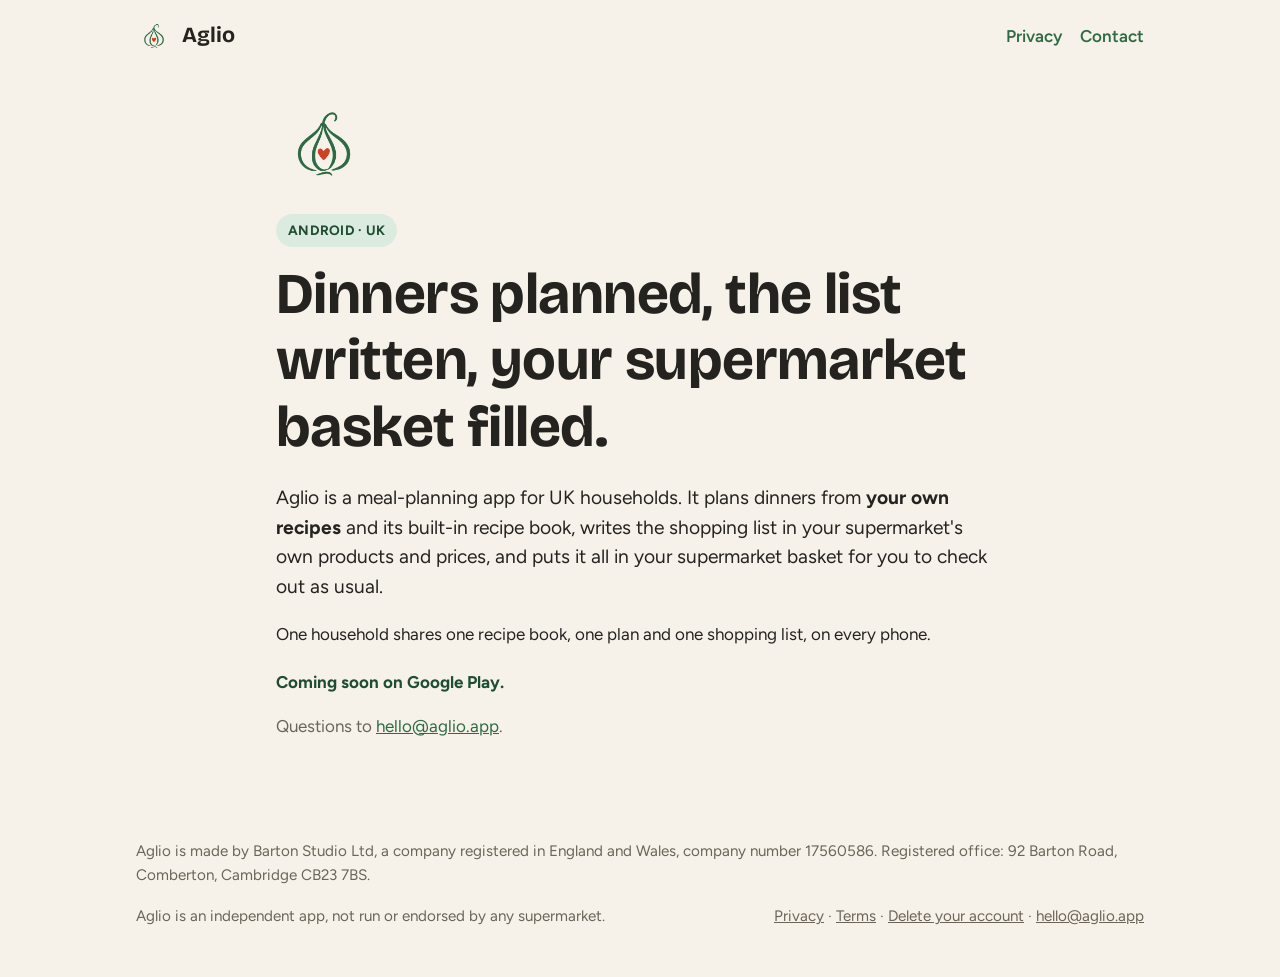
<file: index.html>
<!doctype html>
<html lang="en-GB">
<head>
<meta charset="utf-8">
<meta name="viewport" content="width=device-width, initial-scale=1">
<title>Aglio: a meal planner for UK households</title>
<meta name="description" content="Aglio is a meal-planning app for UK households, for Android. It plans dinners from your own recipes, writes the shopping list and fills your supermarket basket. Coming soon on Google Play.">
<link rel="canonical" href="https://aglio.app/">
<link rel="icon" href="/img/icon-64.png" sizes="64x64">
<link rel="apple-touch-icon" href="/img/icon-180.png">
<meta property="og:type" content="website">
<meta property="og:title" content="Aglio: a meal planner for UK households">
<meta property="og:description" content="Plans dinners from your own recipes, writes the shopping list and fills your supermarket basket. Coming soon on Google Play.">
<meta property="og:url" content="https://aglio.app/">
<meta property="og:image" content="https://aglio.app/img/icon-512.png">
<meta name="twitter:card" content="summary">
<link rel="preconnect" href="https://fonts.googleapis.com">
<link rel="preconnect" href="https://fonts.gstatic.com" crossorigin>
<link href="https://fonts.googleapis.com/css2?family=Bricolage+Grotesque:wght@700&family=Figtree:wght@400;600;700&display=swap" rel="stylesheet">
<link rel="stylesheet" href="/style.css">
</head>
<body>

<header class="top">
  <div class="wrap">
    <a class="brand" href="/"><img src="/img/icon-64.png" alt="" width="36" height="36">Aglio</a>
    <nav class="menu" aria-label="Site"><a href="/privacy.html">Privacy</a><a href="mailto:hello@aglio.app">Contact</a></nav>
  </div>
</header>

<section class="hero solo">
  <div class="wrap">
    <img class="mark" src="/img/icon-180.png" alt="" width="96" height="96">
    <span class="pill">Android · UK</span>
    <h1>Dinners planned, the list written, your supermarket basket filled.</h1>
    <p class="lead">Aglio is a meal-planning app for UK households. It plans dinners from <strong>your own recipes</strong> and its built-in recipe book, writes the shopping list in your supermarket's own products and prices, and puts it all in your supermarket basket for you to check out as usual.</p>
    <p>One household shares one recipe book, one plan and one shopping list, on every phone.</p>
    <p class="soon">Coming soon on Google Play.</p>
    <p class="muted">Questions to <a href="mailto:hello@aglio.app">hello@aglio.app</a>.</p>
  </div>
</section>

<footer>
  <div class="wrap">
    <div>Aglio is made by Barton Studio Ltd, a company registered in England and Wales, company number 17560586. Registered office: 92 Barton Road, Comberton, Cambridge CB23 7BS.</div>
    <div>Aglio is an independent app, not run or endorsed by any supermarket.</div>
    <div><a href="/privacy.html">Privacy</a> · <a href="/terms.html">Terms</a> · <a href="/delete-account.html">Delete your account</a> · <a href="mailto:hello@aglio.app">hello@aglio.app</a></div>
  </div>
</footer>

</body>
</html>
</file>
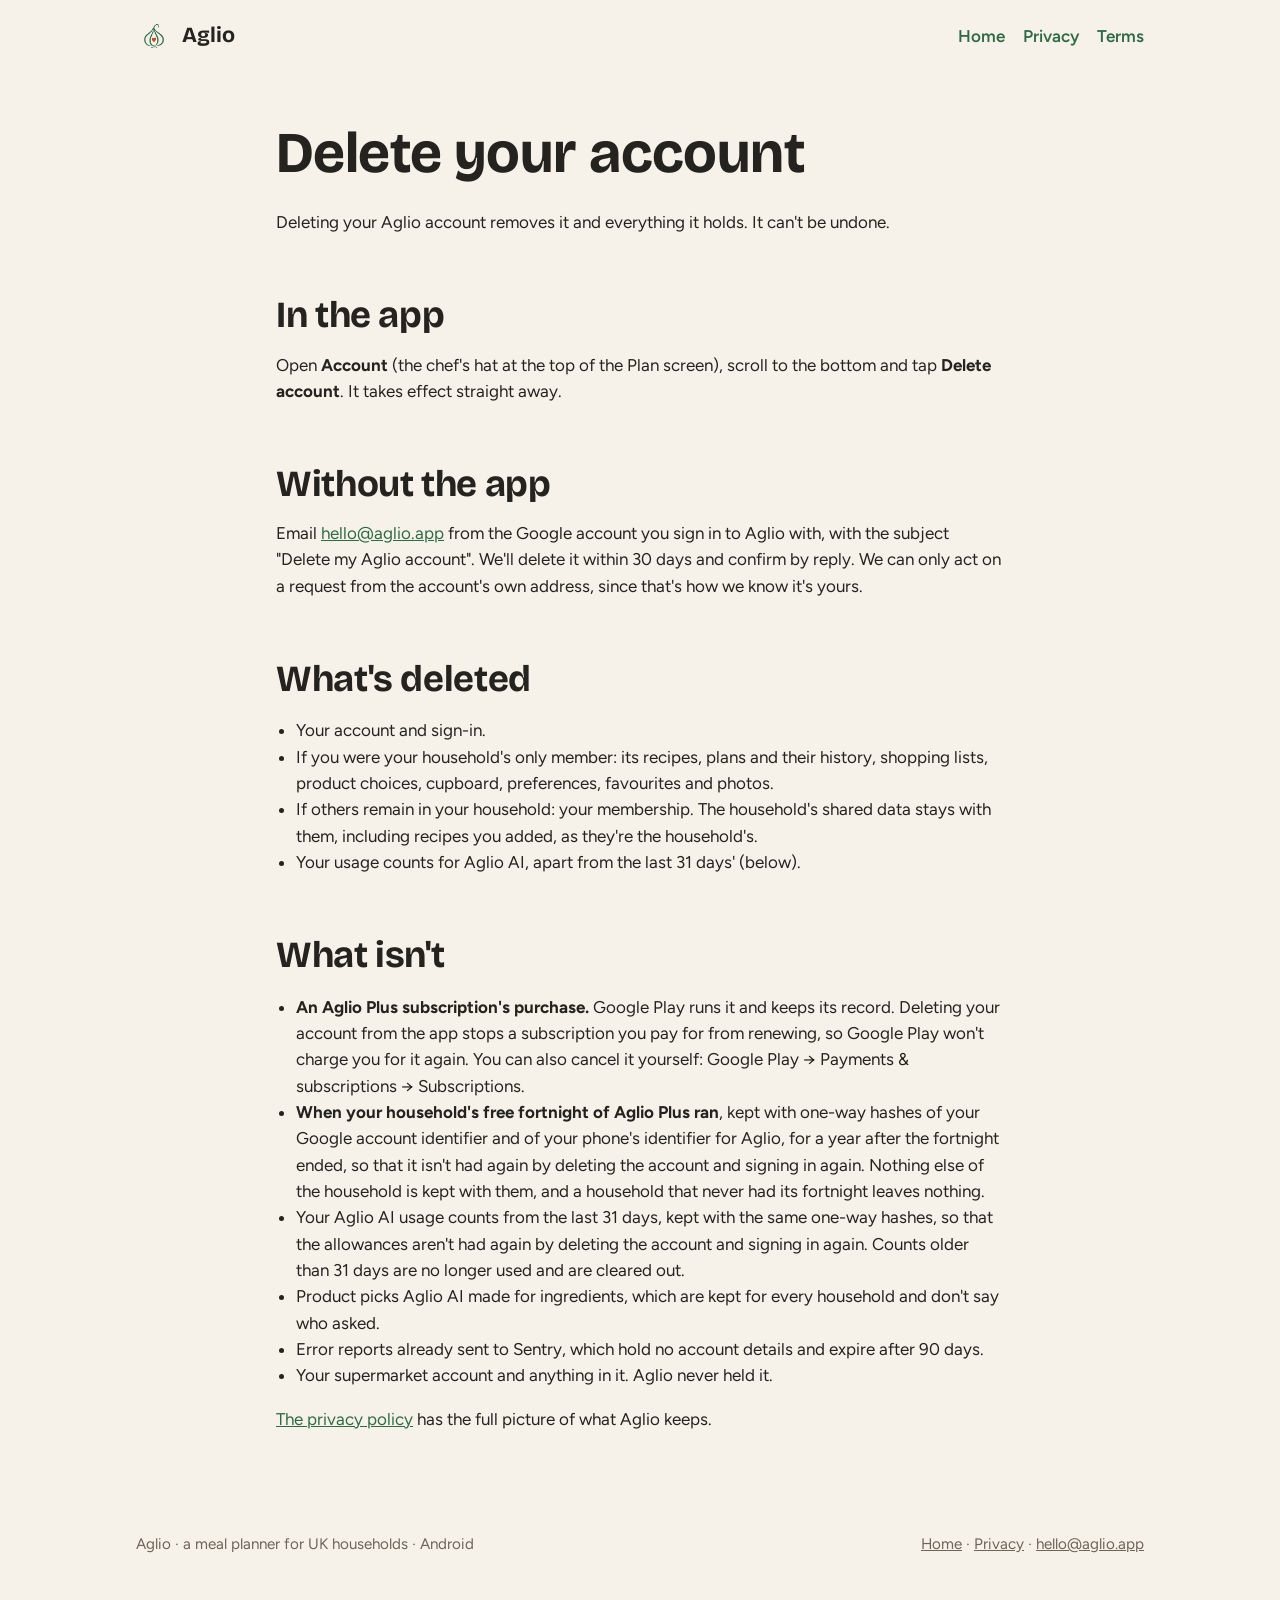
<file: delete-account.html>
<!doctype html>
<html lang="en-GB">
<head>
<meta charset="utf-8">
<meta name="viewport" content="width=device-width, initial-scale=1">
<title>Delete your Aglio account</title>
<meta name="description" content="How to delete your Aglio account and everything it holds, from the app or by email.">
<link rel="canonical" href="https://aglio.app/delete-account.html">
<link rel="icon" href="/img/icon-64.png" sizes="64x64">
<link rel="preconnect" href="https://fonts.googleapis.com">
<link rel="preconnect" href="https://fonts.gstatic.com" crossorigin>
<link href="https://fonts.googleapis.com/css2?family=Bricolage+Grotesque:wght@700&family=Figtree:wght@400;600;700&display=swap" rel="stylesheet">
<link rel="stylesheet" href="/style.css">
</head>
<body>

<header class="top">
  <div class="wrap">
    <a class="brand" href="/"><img src="/img/icon-64.png" alt="" width="36" height="36">Aglio</a>
    <nav class="menu" aria-label="Site"><a href="/">Home</a><a href="/privacy.html">Privacy</a><a href="/terms.html">Terms</a></nav>
  </div>
</header>

<section>
  <div class="wrap prose">
    <h1>Delete your account</h1>
    <p class="lead">Deleting your Aglio account removes it and everything it holds. It can't be undone.</p>

    <h2>In the app</h2>
    <p>Open <strong>Account</strong> (the chef's hat at the top of the Plan screen), scroll to the bottom and tap <strong>Delete account</strong>. It takes effect straight away.</p>

    <h2>Without the app</h2>
    <p>Email <a href="mailto:hello@aglio.app?subject=Delete%20my%20Aglio%20account">hello@aglio.app</a> from the Google account you sign in to Aglio with, with the subject "Delete my Aglio account". We'll delete it within 30 days and confirm by reply. We can only act on a request from the account's own address, since that's how we know it's yours.</p>

    <h2>What's deleted</h2>
    <ul>
      <li>Your account and sign-in.</li>
      <li>If you were your household's only member: its recipes, plans and their history, shopping lists, product choices, cupboard, preferences, favourites and photos.</li>
      <li>If others remain in your household: your membership. The household's shared data stays with them, including recipes you added, as they're the household's.</li>
      <li>Your usage counts for Aglio AI, apart from the last 31 days' (below).</li>
    </ul>

    <h2>What isn't</h2>
    <ul>
      <li><strong>An Aglio Plus subscription's purchase.</strong> Google Play runs it and keeps its record. Deleting your account from the app stops a subscription you pay for from renewing, so Google Play won't charge you for it again. You can also cancel it yourself: Google Play → Payments &amp; subscriptions → Subscriptions.</li>
      <li><strong>When your household's free fortnight of Aglio Plus ran</strong>, kept with one-way hashes of your Google account identifier and of your phone's identifier for Aglio, for a year after the fortnight ended, so that it isn't had again by deleting the account and signing in again. Nothing else of the household is kept with them, and a household that never had its fortnight leaves nothing.</li>
      <li>Your Aglio AI usage counts from the last 31 days, kept with the same one-way hashes, so that the allowances aren't had again by deleting the account and signing in again. Counts older than 31 days are no longer used and are cleared out.</li>
      <li>Product picks Aglio AI made for ingredients, which are kept for every household and don't say who asked.</li>
      <li>Error reports already sent to Sentry, which hold no account details and expire after 90 days.</li>
      <li>Your supermarket account and anything in it. Aglio never held it.</li>
    </ul>

    <p><a href="/privacy.html">The privacy policy</a> has the full picture of what Aglio keeps.</p>
  </div>
</section>

<footer>
  <div class="wrap">
    <div>Aglio · a meal planner for UK households · Android</div>
    <div><a href="/">Home</a> · <a href="/privacy.html">Privacy</a> · <a href="mailto:hello@aglio.app">hello@aglio.app</a></div>
  </div>
</footer>

</body>
</html>
</file>
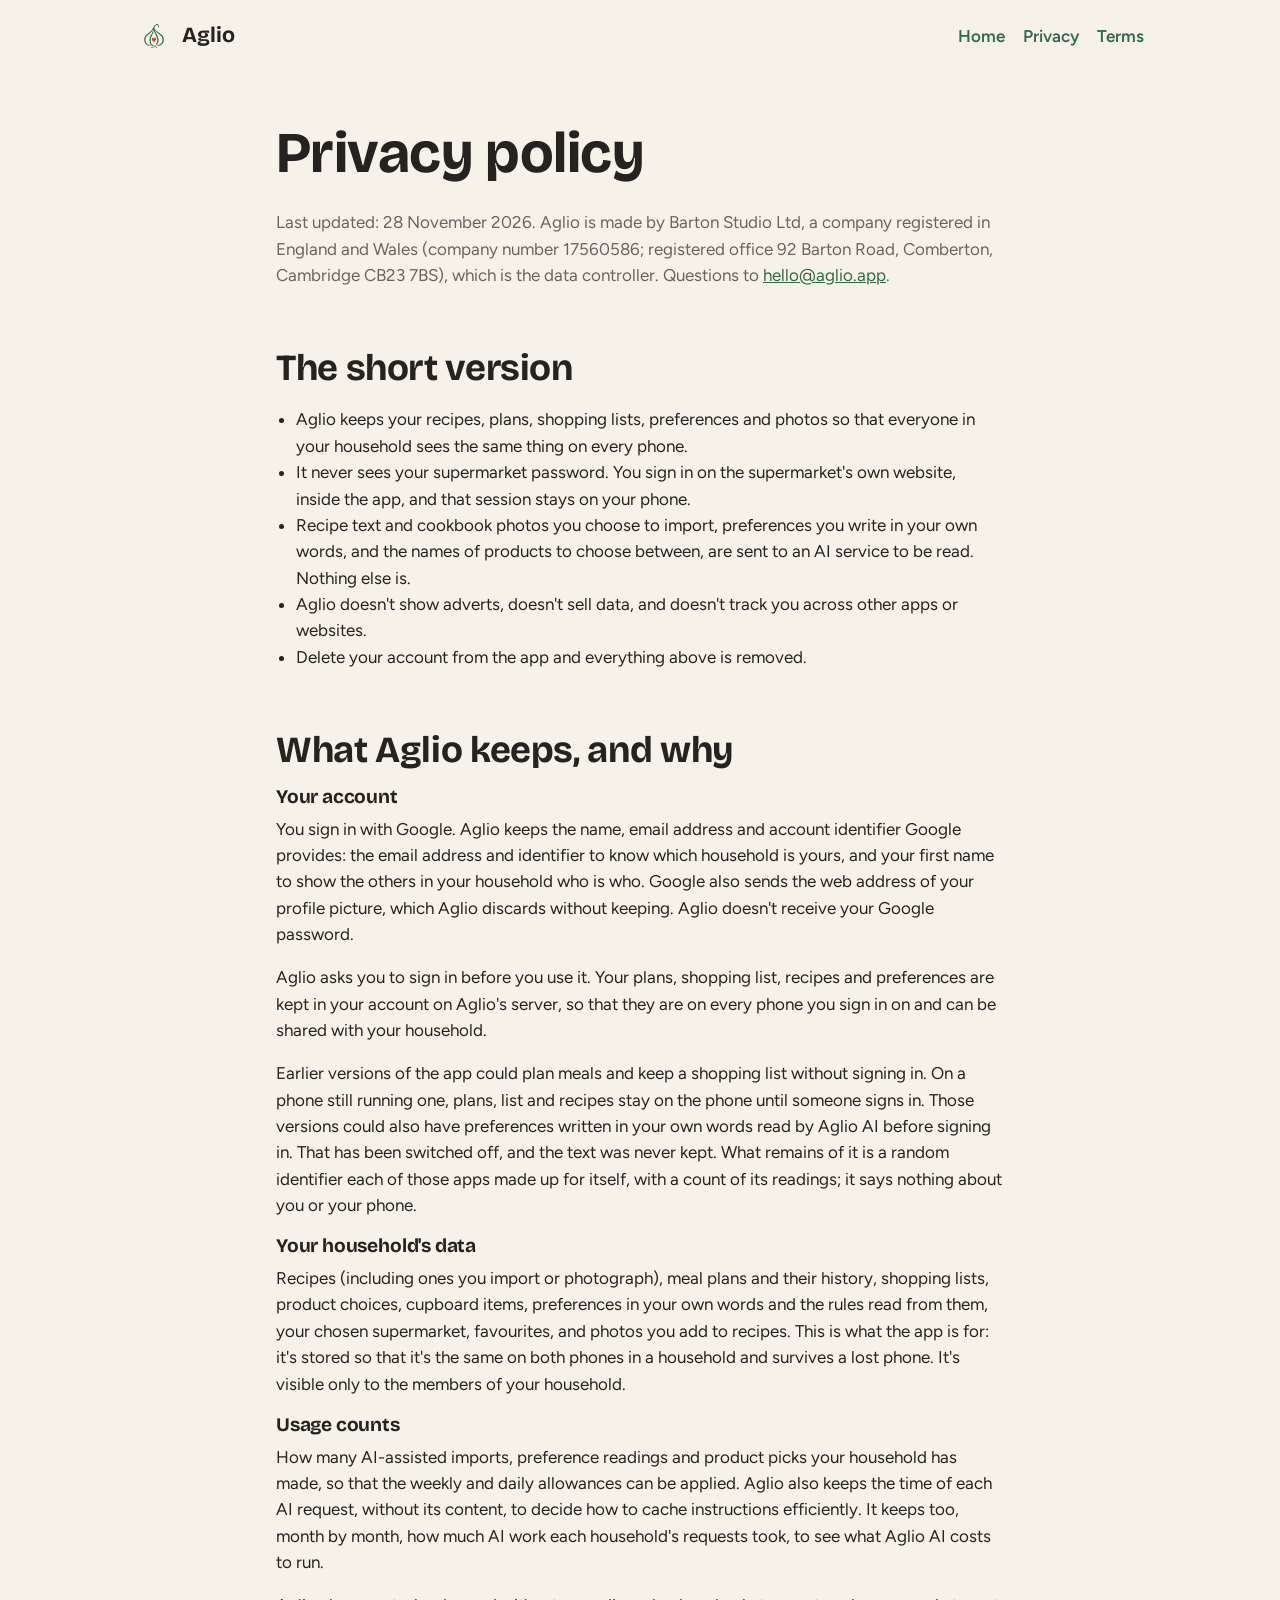
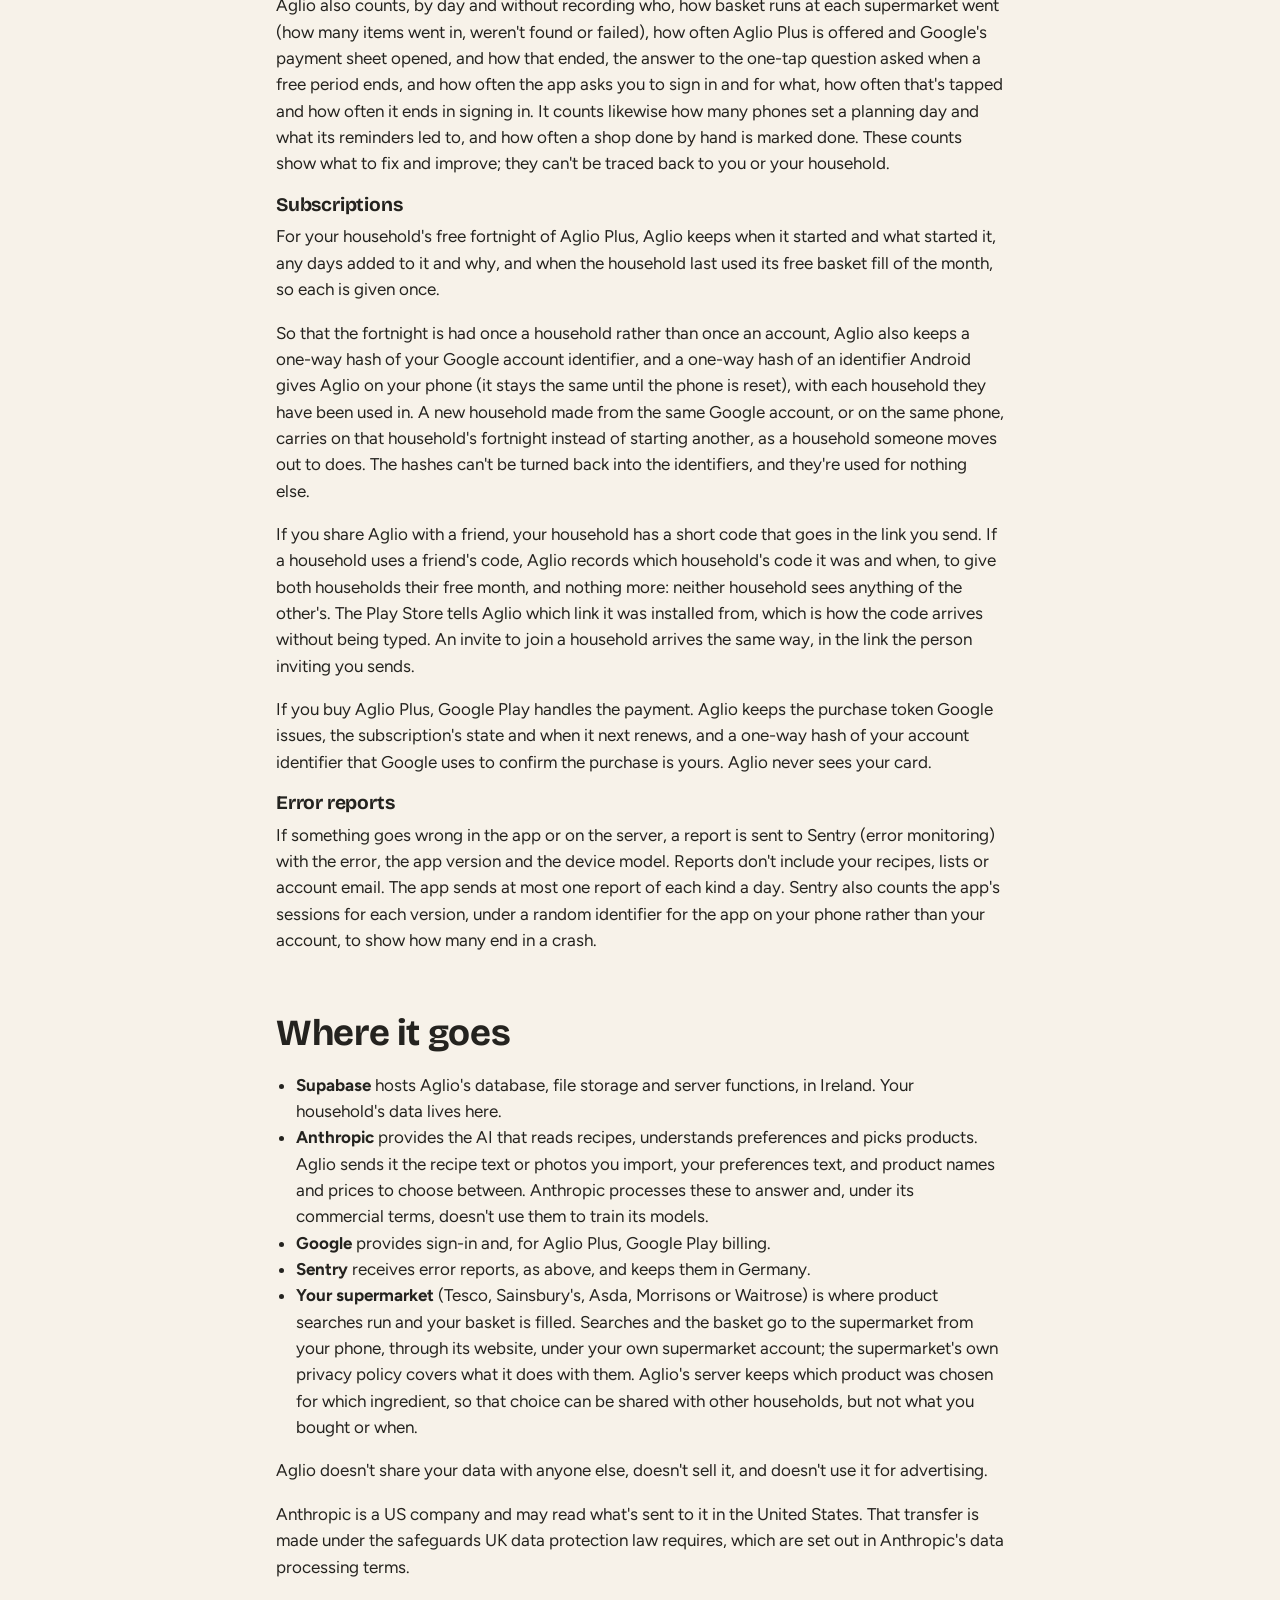
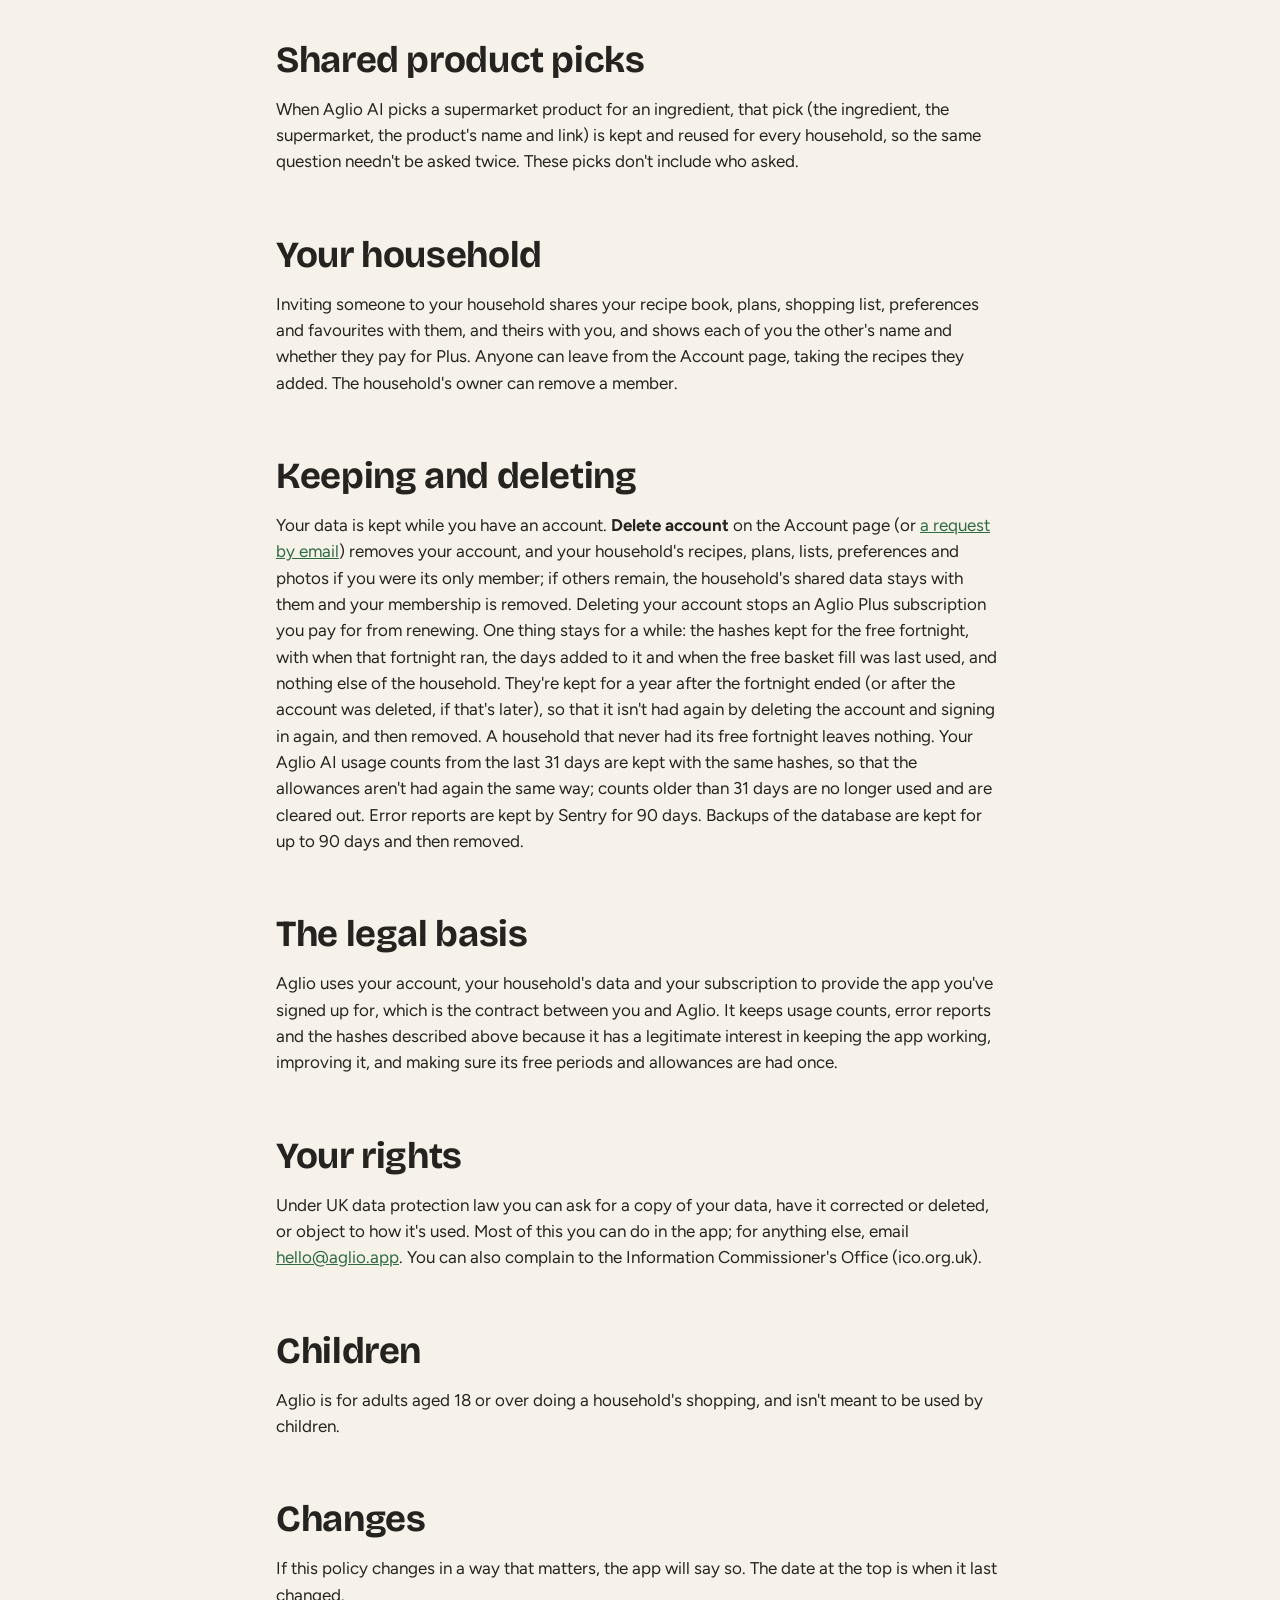
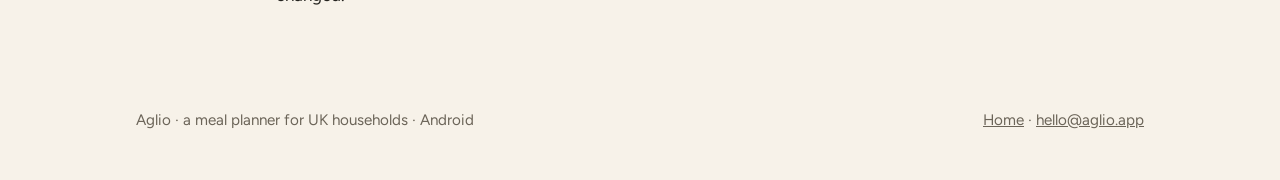
<file: privacy.html>
<!doctype html>
<html lang="en-GB">
<head>
<meta charset="utf-8">
<meta name="viewport" content="width=device-width, initial-scale=1">
<title>Aglio privacy policy</title>
<meta name="description" content="What Aglio keeps, what it sends where, and how to remove it.">
<link rel="canonical" href="https://aglio.app/privacy.html">
<link rel="icon" href="/img/icon-64.png" sizes="64x64">
<link rel="preconnect" href="https://fonts.googleapis.com">
<link rel="preconnect" href="https://fonts.gstatic.com" crossorigin>
<link href="https://fonts.googleapis.com/css2?family=Bricolage+Grotesque:wght@700&family=Figtree:wght@400;600;700&display=swap" rel="stylesheet">
<link rel="stylesheet" href="/style.css">
</head>
<body>

<header class="top">
  <div class="wrap">
    <a class="brand" href="/"><img src="/img/icon-64.png" alt="" width="36" height="36">Aglio</a>
    <nav class="menu" aria-label="Site"><a href="/">Home</a><a href="/privacy.html">Privacy</a><a href="/terms.html">Terms</a></nav>
  </div>
</header>

<section>
  <div class="wrap prose">
    <h1>Privacy policy</h1>
    <p class="muted">Last updated: 28 November 2026. Aglio is made by Barton Studio Ltd, a company registered in England and Wales (company number 17560586; registered office 92 Barton Road, Comberton, Cambridge CB23 7BS), which is the data controller. Questions to <a href="mailto:hello@aglio.app">hello@aglio.app</a>.</p>

    <h2>The short version</h2>
    <ul>
      <li>Aglio keeps your recipes, plans, shopping lists, preferences and photos so that everyone in your household sees the same thing on every phone.</li>
      <li>It never sees your supermarket password. You sign in on the supermarket's own website, inside the app, and that session stays on your phone.</li>
      <li>Recipe text and cookbook photos you choose to import, preferences you write in your own words, and the names of products to choose between, are sent to an AI service to be read. Nothing else is.</li>
      <li>Aglio doesn't show adverts, doesn't sell data, and doesn't track you across other apps or websites.</li>
      <li>Delete your account from the app and everything above is removed.</li>
    </ul>

    <h2>What Aglio keeps, and why</h2>
    <h3>Your account</h3>
    <p>You sign in with Google. Aglio keeps the name, email address and account identifier Google provides: the email address and identifier to know which household is yours, and your first name to show the others in your household who is who. Google also sends the web address of your profile picture, which Aglio discards without keeping. Aglio doesn't receive your Google password.</p>
    <p>Aglio asks you to sign in before you use it. Your plans, shopping list, recipes and preferences are kept in your account on Aglio's server, so that they are on every phone you sign in on and can be shared with your household.</p>
    <p>Earlier versions of the app could plan meals and keep a shopping list without signing in. On a phone still running one, plans, list and recipes stay on the phone until someone signs in. Those versions could also have preferences written in your own words read by Aglio AI before signing in. That has been switched off, and the text was never kept. What remains of it is a random identifier each of those apps made up for itself, with a count of its readings; it says nothing about you or your phone.</p>
    <h3>Your household's data</h3>
    <p>Recipes (including ones you import or photograph), meal plans and their history, shopping lists, product choices, cupboard items, preferences in your own words and the rules read from them, your chosen supermarket, favourites, and photos you add to recipes. This is what the app is for: it's stored so that it's the same on both phones in a household and survives a lost phone. It's visible only to the members of your household.</p>
    <h3>Usage counts</h3>
    <p>How many AI-assisted imports, preference readings and product picks your household has made, so that the weekly and daily allowances can be applied. Aglio also keeps the time of each AI request, without its content, to decide how to cache instructions efficiently. It keeps too, month by month, how much AI work each household's requests took, to see what Aglio AI costs to run.</p>
    <p>Aglio also counts, by day and without recording who, how basket runs at each supermarket went (how many items went in, weren't found or failed), how often Aglio Plus is offered and Google's payment sheet opened, and how that ended, the answer to the one-tap question asked when a free period ends, and how often the app asks you to sign in and for what, how often that's tapped and how often it ends in signing in. It counts likewise how many phones set a planning day and what its reminders led to, and how often a shop done by hand is marked done. These counts show what to fix and improve; they can't be traced back to you or your household.</p>
    <h3>Subscriptions</h3>
    <p>For your household's free fortnight of Aglio Plus, Aglio keeps when it started and what started it, any days added to it and why, and when the household last used its free basket fill of the month, so each is given once.</p>
    <p>So that the fortnight is had once a household rather than once an account, Aglio also keeps a one-way hash of your Google account identifier, and a one-way hash of an identifier Android gives Aglio on your phone (it stays the same until the phone is reset), with each household they have been used in. A new household made from the same Google account, or on the same phone, carries on that household's fortnight instead of starting another, as a household someone moves out to does. The hashes can't be turned back into the identifiers, and they're used for nothing else.</p>
    <p>If you share Aglio with a friend, your household has a short code that goes in the link you send. If a household uses a friend's code, Aglio records which household's code it was and when, to give both households their free month, and nothing more: neither household sees anything of the other's. The Play Store tells Aglio which link it was installed from, which is how the code arrives without being typed. An invite to join a household arrives the same way, in the link the person inviting you sends.</p>
    <p>If you buy Aglio Plus, Google Play handles the payment. Aglio keeps the purchase token Google issues, the subscription's state and when it next renews, and a one-way hash of your account identifier that Google uses to confirm the purchase is yours. Aglio never sees your card.</p>
    <h3>Error reports</h3>
    <p>If something goes wrong in the app or on the server, a report is sent to Sentry (error monitoring) with the error, the app version and the device model. Reports don't include your recipes, lists or account email. The app sends at most one report of each kind a day. Sentry also counts the app's sessions for each version, under a random identifier for the app on your phone rather than your account, to show how many end in a crash.</p>

    <h2>Where it goes</h2>
    <ul>
      <li><strong>Supabase</strong> hosts Aglio's database, file storage and server functions, in Ireland. Your household's data lives here.</li>
      <li><strong>Anthropic</strong> provides the AI that reads recipes, understands preferences and picks products. Aglio sends it the recipe text or photos you import, your preferences text, and product names and prices to choose between. Anthropic processes these to answer and, under its commercial terms, doesn't use them to train its models.</li>
      <li><strong>Google</strong> provides sign-in and, for Aglio Plus, Google Play billing.</li>
      <li><strong>Sentry</strong> receives error reports, as above, and keeps them in Germany.</li>
      <li><strong>Your supermarket</strong> (Tesco, Sainsbury's, Asda, Morrisons or Waitrose) is where product searches run and your basket is filled. Searches and the basket go to the supermarket from your phone, through its website, under your own supermarket account; the supermarket's own privacy policy covers what it does with them. Aglio's server keeps which product was chosen for which ingredient, so that choice can be shared with other households, but not what you bought or when.</li>
    </ul>
    <p>Aglio doesn't share your data with anyone else, doesn't sell it, and doesn't use it for advertising.</p>
    <p>Anthropic is a US company and may read what's sent to it in the United States. That transfer is made under the safeguards UK data protection law requires, which are set out in Anthropic's data processing terms.</p>

    <h2>Shared product picks</h2>
    <p>When Aglio AI picks a supermarket product for an ingredient, that pick (the ingredient, the supermarket, the product's name and link) is kept and reused for every household, so the same question needn't be asked twice. These picks don't include who asked.</p>

    <h2>Your household</h2>
    <p>Inviting someone to your household shares your recipe book, plans, shopping list, preferences and favourites with them, and theirs with you, and shows each of you the other's name and whether they pay for Plus. Anyone can leave from the Account page, taking the recipes they added. The household's owner can remove a member.</p>

    <h2>Keeping and deleting</h2>
    <p>Your data is kept while you have an account. <strong>Delete account</strong> on the Account page (or <a href="/delete-account.html">a request by email</a>) removes your account, and your household's recipes, plans, lists, preferences and photos if you were its only member; if others remain, the household's shared data stays with them and your membership is removed. Deleting your account stops an Aglio Plus subscription you pay for from renewing. One thing stays for a while: the hashes kept for the free fortnight, with when that fortnight ran, the days added to it and when the free basket fill was last used, and nothing else of the household. They're kept for a year after the fortnight ended (or after the account was deleted, if that's later), so that it isn't had again by deleting the account and signing in again, and then removed. A household that never had its free fortnight leaves nothing. Your Aglio AI usage counts from the last 31 days are kept with the same hashes, so that the allowances aren't had again the same way; counts older than 31 days are no longer used and are cleared out. Error reports are kept by Sentry for 90 days. Backups of the database are kept for up to 90 days and then removed.</p>

    <h2>The legal basis</h2>
    <p>Aglio uses your account, your household's data and your subscription to provide the app you've signed up for, which is the contract between you and Aglio. It keeps usage counts, error reports and the hashes described above because it has a legitimate interest in keeping the app working, improving it, and making sure its free periods and allowances are had once.</p>

    <h2>Your rights</h2>
    <p>Under UK data protection law you can ask for a copy of your data, have it corrected or deleted, or object to how it's used. Most of this you can do in the app; for anything else, email <a href="mailto:hello@aglio.app">hello@aglio.app</a>. You can also complain to the Information Commissioner's Office (ico.org.uk).</p>

    <h2>Children</h2>
    <p>Aglio is for adults aged 18 or over doing a household's shopping, and isn't meant to be used by children.</p>

    <h2>Changes</h2>
    <p>If this policy changes in a way that matters, the app will say so. The date at the top is when it last changed.</p>
  </div>
</section>

<footer>
  <div class="wrap">
    <div>Aglio · a meal planner for UK households · Android</div>
    <div><a href="/">Home</a> · <a href="mailto:hello@aglio.app">hello@aglio.app</a></div>
  </div>
</footer>

</body>
</html>
</file>
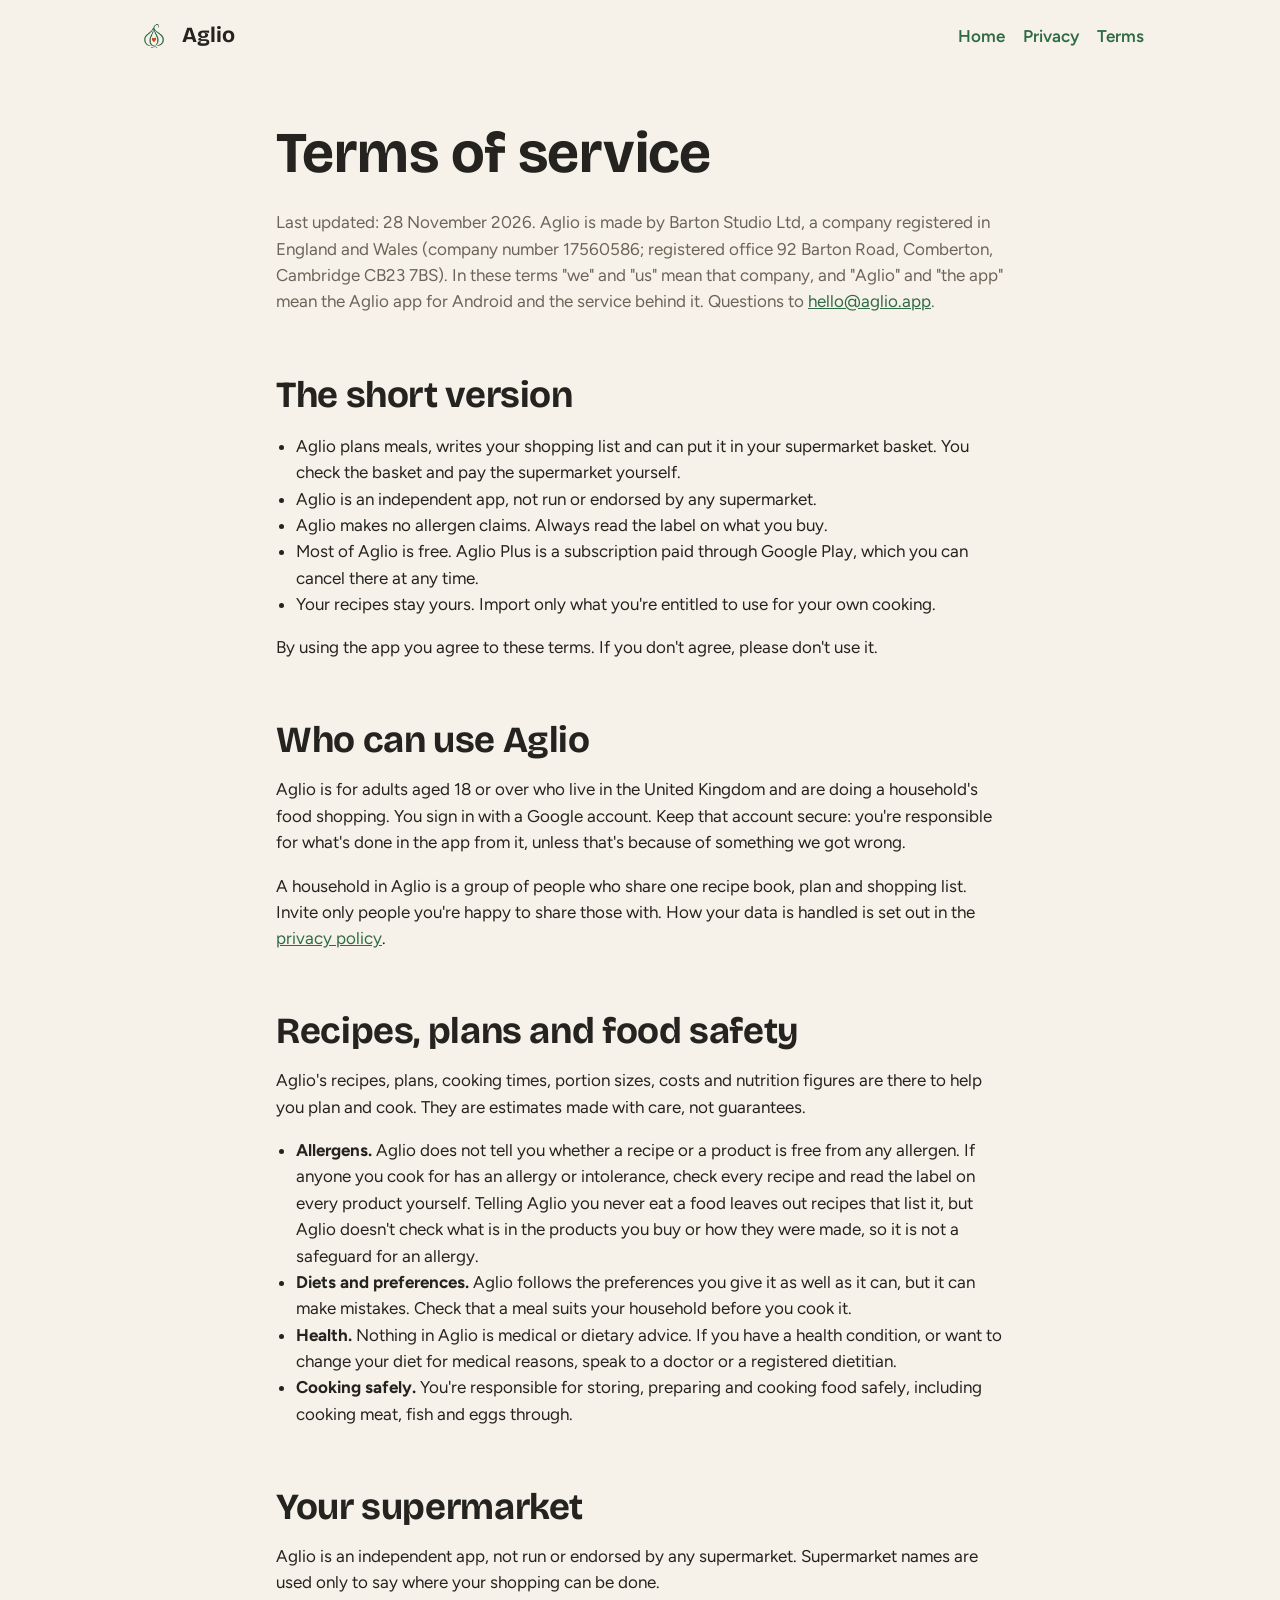
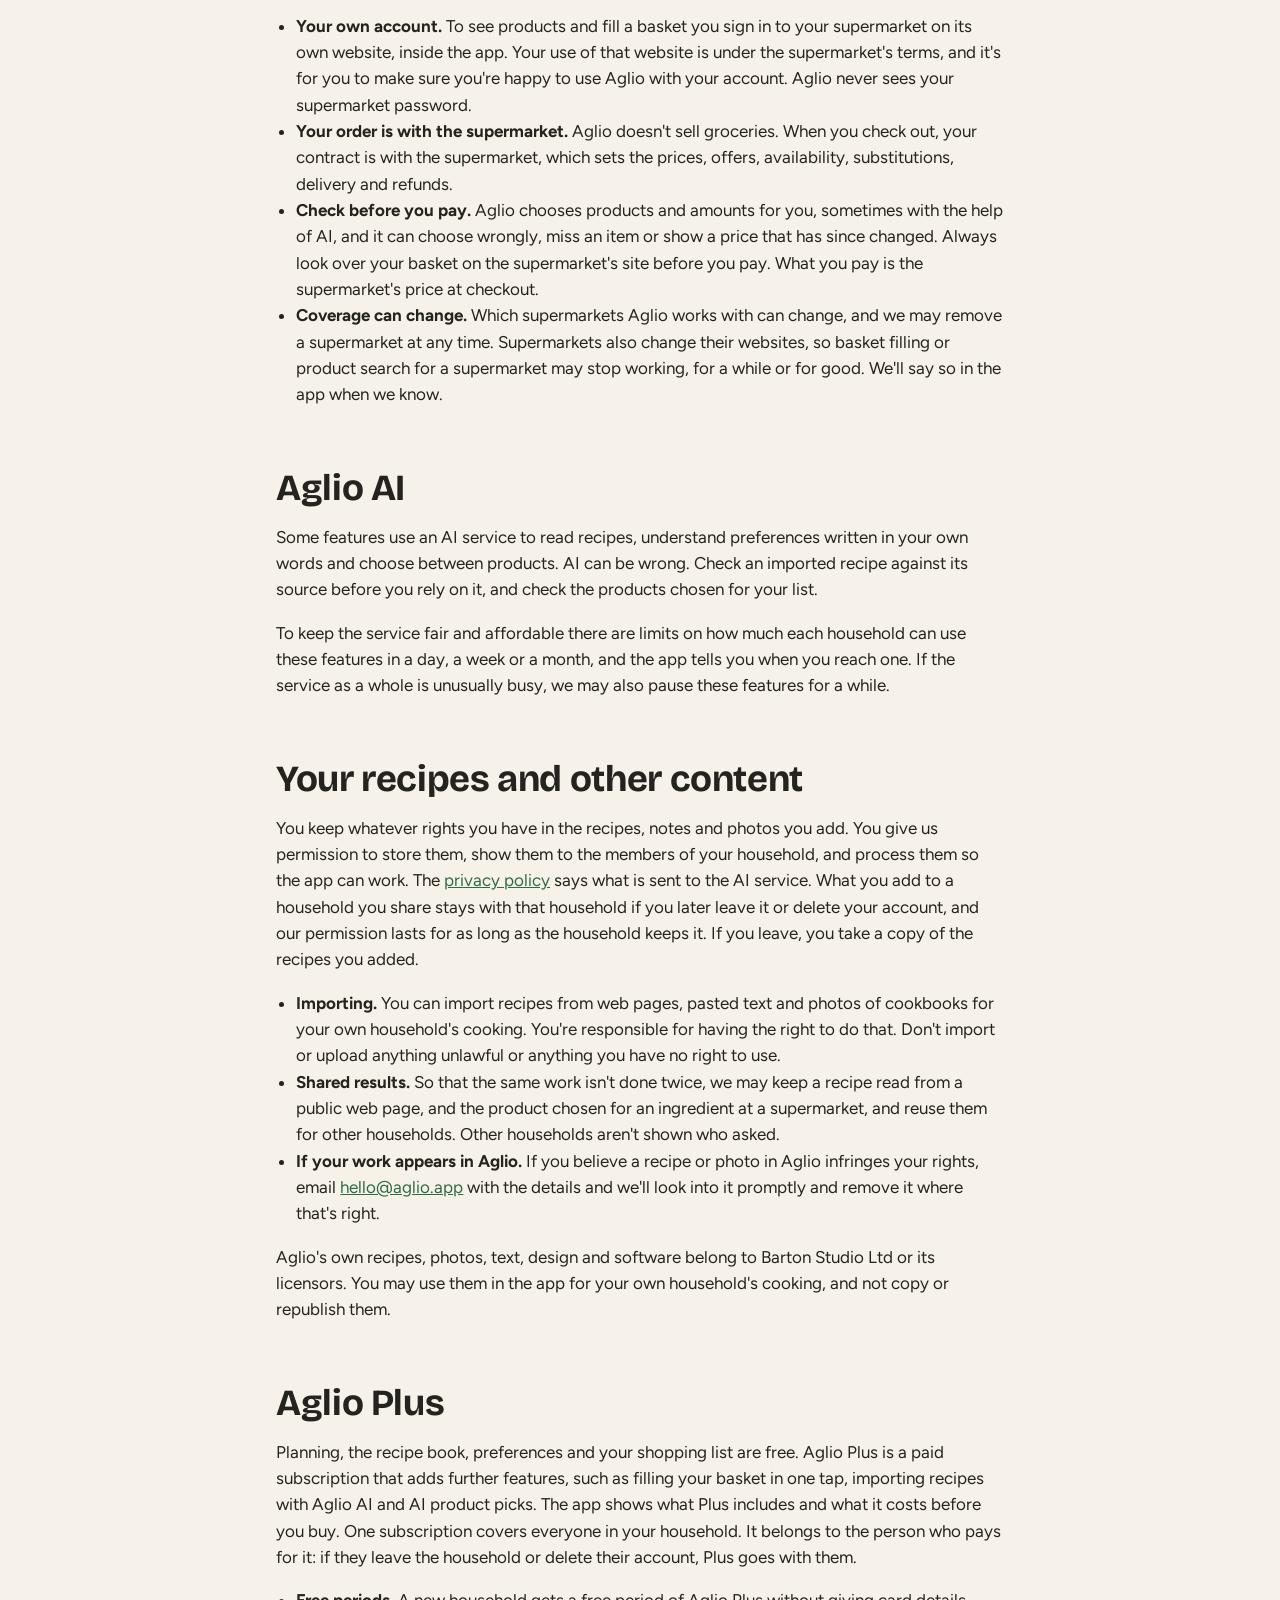
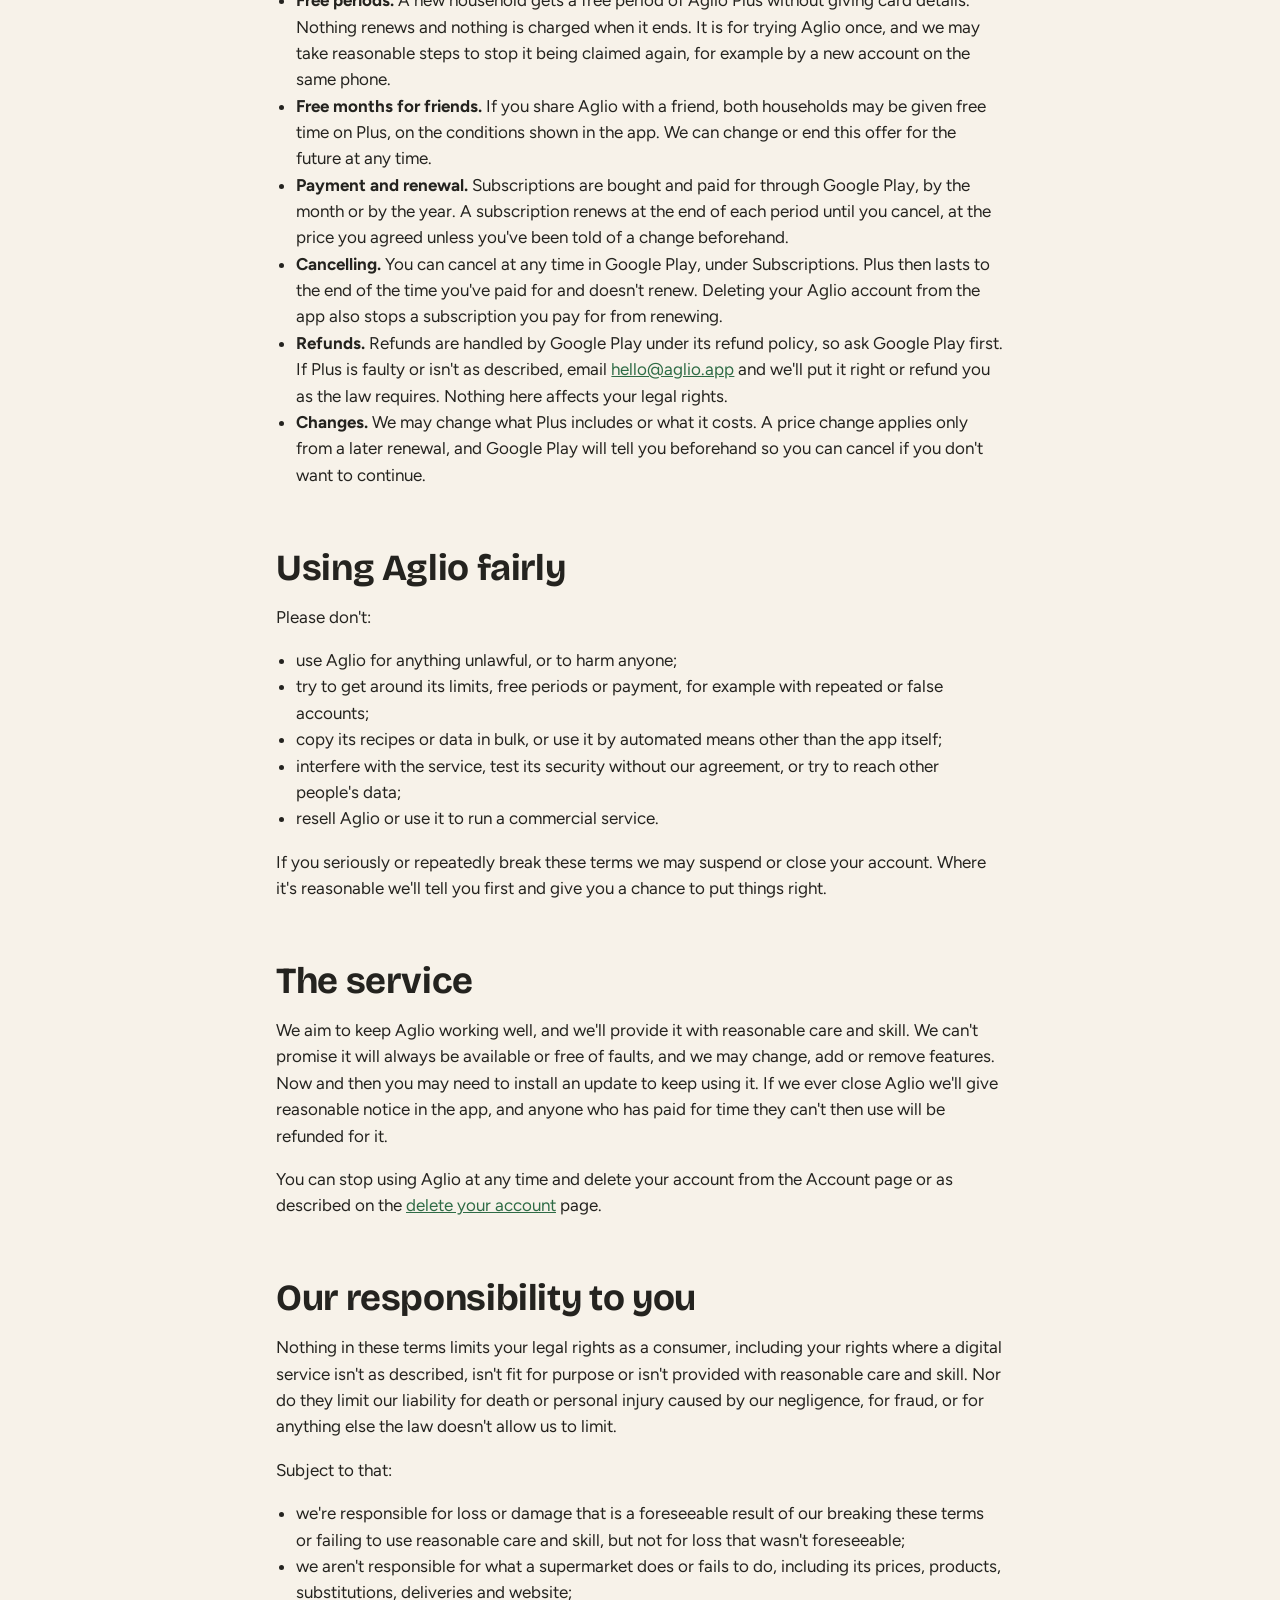
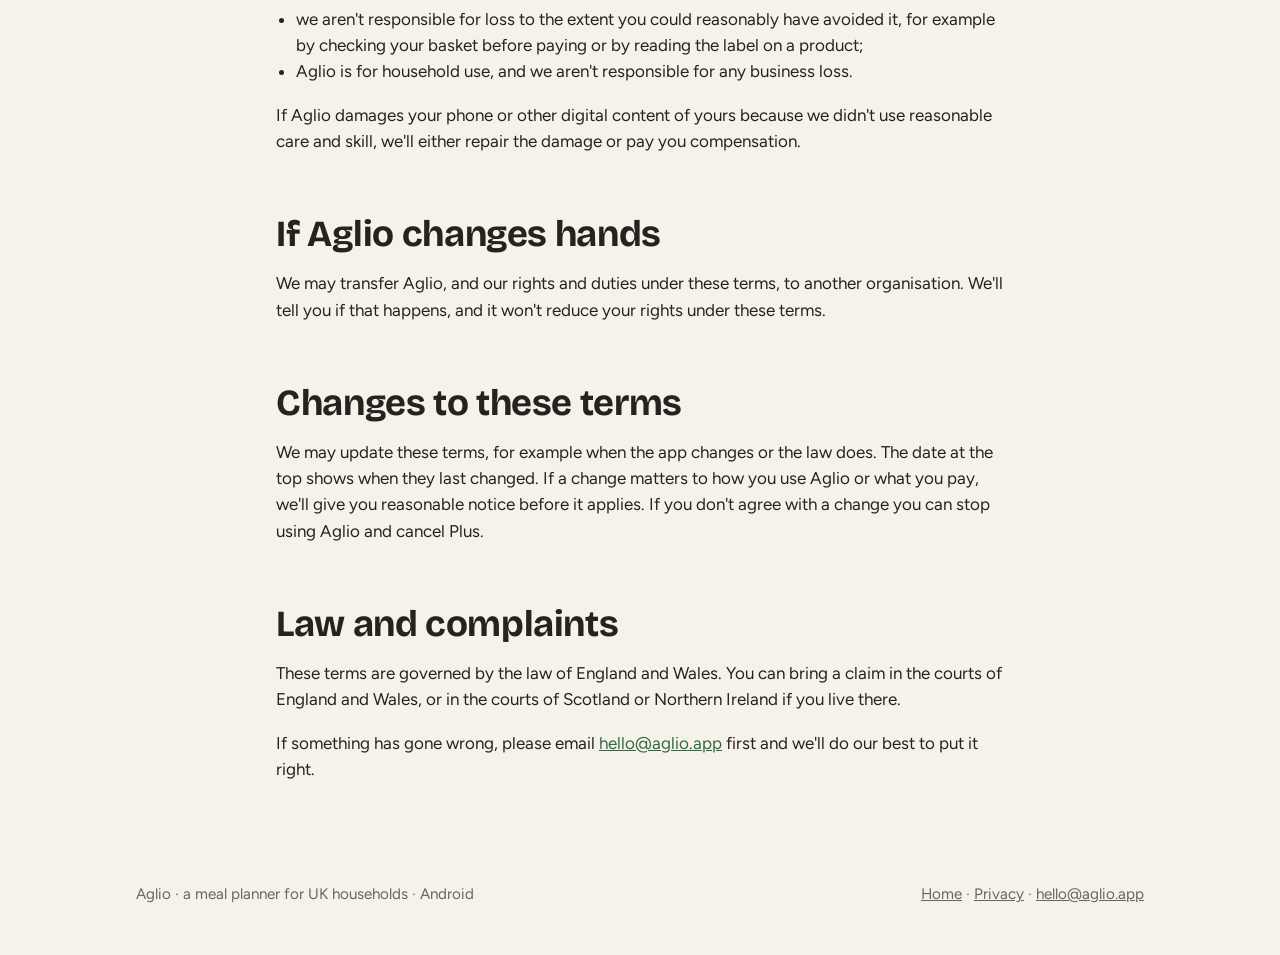
<file: terms.html>
<!doctype html>
<html lang="en-GB">
<head>
<meta charset="utf-8">
<meta name="viewport" content="width=device-width, initial-scale=1">
<title>Aglio terms of service</title>
<meta name="description" content="The terms for using Aglio and for Aglio Plus: what you can expect, what Aglio asks of you, and how to cancel.">
<link rel="canonical" href="https://aglio.app/terms.html">
<link rel="icon" href="/img/icon-64.png" sizes="64x64">
<link rel="preconnect" href="https://fonts.googleapis.com">
<link rel="preconnect" href="https://fonts.gstatic.com" crossorigin>
<link href="https://fonts.googleapis.com/css2?family=Bricolage+Grotesque:wght@700&family=Figtree:wght@400;600;700&display=swap" rel="stylesheet">
<link rel="stylesheet" href="/style.css">
</head>
<body>

<header class="top">
  <div class="wrap">
    <a class="brand" href="/"><img src="/img/icon-64.png" alt="" width="36" height="36">Aglio</a>
    <nav class="menu" aria-label="Site"><a href="/">Home</a><a href="/privacy.html">Privacy</a><a href="/terms.html">Terms</a></nav>
  </div>
</header>

<section>
  <div class="wrap prose">
    <h1>Terms of service</h1>
    <p class="muted">Last updated: 28 November 2026. Aglio is made by Barton Studio Ltd, a company registered in England and Wales (company number 17560586; registered office 92 Barton Road, Comberton, Cambridge CB23 7BS). In these terms "we" and "us" mean that company, and "Aglio" and "the app" mean the Aglio app for Android and the service behind it. Questions to <a href="mailto:hello@aglio.app">hello@aglio.app</a>.</p>

    <h2>The short version</h2>
    <ul>
      <li>Aglio plans meals, writes your shopping list and can put it in your supermarket basket. You check the basket and pay the supermarket yourself.</li>
      <li>Aglio is an independent app, not run or endorsed by any supermarket.</li>
      <li>Aglio makes no allergen claims. Always read the label on what you buy.</li>
      <li>Most of Aglio is free. Aglio Plus is a subscription paid through Google Play, which you can cancel there at any time.</li>
      <li>Your recipes stay yours. Import only what you're entitled to use for your own cooking.</li>
    </ul>
    <p>By using the app you agree to these terms. If you don't agree, please don't use it.</p>

    <h2>Who can use Aglio</h2>
    <p>Aglio is for adults aged 18 or over who live in the United Kingdom and are doing a household's food shopping. You sign in with a Google account. Keep that account secure: you're responsible for what's done in the app from it, unless that's because of something we got wrong.</p>
    <p>A household in Aglio is a group of people who share one recipe book, plan and shopping list. Invite only people you're happy to share those with. How your data is handled is set out in the <a href="/privacy.html">privacy policy</a>.</p>

    <h2>Recipes, plans and food safety</h2>
    <p>Aglio's recipes, plans, cooking times, portion sizes, costs and nutrition figures are there to help you plan and cook. They are estimates made with care, not guarantees.</p>
    <ul>
      <li><strong>Allergens.</strong> Aglio does not tell you whether a recipe or a product is free from any allergen. If anyone you cook for has an allergy or intolerance, check every recipe and read the label on every product yourself. Telling Aglio you never eat a food leaves out recipes that list it, but Aglio doesn't check what is in the products you buy or how they were made, so it is not a safeguard for an allergy.</li>
      <li><strong>Diets and preferences.</strong> Aglio follows the preferences you give it as well as it can, but it can make mistakes. Check that a meal suits your household before you cook it.</li>
      <li><strong>Health.</strong> Nothing in Aglio is medical or dietary advice. If you have a health condition, or want to change your diet for medical reasons, speak to a doctor or a registered dietitian.</li>
      <li><strong>Cooking safely.</strong> You're responsible for storing, preparing and cooking food safely, including cooking meat, fish and eggs through.</li>
    </ul>

    <h2>Your supermarket</h2>
    <p>Aglio is an independent app, not run or endorsed by any supermarket. Supermarket names are used only to say where your shopping can be done.</p>
    <ul>
      <li><strong>Your own account.</strong> To see products and fill a basket you sign in to your supermarket on its own website, inside the app. Your use of that website is under the supermarket's terms, and it's for you to make sure you're happy to use Aglio with your account. Aglio never sees your supermarket password.</li>
      <li><strong>Your order is with the supermarket.</strong> Aglio doesn't sell groceries. When you check out, your contract is with the supermarket, which sets the prices, offers, availability, substitutions, delivery and refunds.</li>
      <li><strong>Check before you pay.</strong> Aglio chooses products and amounts for you, sometimes with the help of AI, and it can choose wrongly, miss an item or show a price that has since changed. Always look over your basket on the supermarket's site before you pay. What you pay is the supermarket's price at checkout.</li>
      <li><strong>Coverage can change.</strong> Which supermarkets Aglio works with can change, and we may remove a supermarket at any time. Supermarkets also change their websites, so basket filling or product search for a supermarket may stop working, for a while or for good. We'll say so in the app when we know.</li>
    </ul>

    <h2>Aglio AI</h2>
    <p>Some features use an AI service to read recipes, understand preferences written in your own words and choose between products. AI can be wrong. Check an imported recipe against its source before you rely on it, and check the products chosen for your list.</p>
    <p>To keep the service fair and affordable there are limits on how much each household can use these features in a day, a week or a month, and the app tells you when you reach one. If the service as a whole is unusually busy, we may also pause these features for a while.</p>

    <h2>Your recipes and other content</h2>
    <p>You keep whatever rights you have in the recipes, notes and photos you add. You give us permission to store them, show them to the members of your household, and process them so the app can work. The <a href="/privacy.html">privacy policy</a> says what is sent to the AI service. What you add to a household you share stays with that household if you later leave it or delete your account, and our permission lasts for as long as the household keeps it. If you leave, you take a copy of the recipes you added.</p>
    <ul>
      <li><strong>Importing.</strong> You can import recipes from web pages, pasted text and photos of cookbooks for your own household's cooking. You're responsible for having the right to do that. Don't import or upload anything unlawful or anything you have no right to use.</li>
      <li><strong>Shared results.</strong> So that the same work isn't done twice, we may keep a recipe read from a public web page, and the product chosen for an ingredient at a supermarket, and reuse them for other households. Other households aren't shown who asked.</li>
      <li><strong>If your work appears in Aglio.</strong> If you believe a recipe or photo in Aglio infringes your rights, email <a href="mailto:hello@aglio.app">hello@aglio.app</a> with the details and we'll look into it promptly and remove it where that's right.</li>
    </ul>
    <p>Aglio's own recipes, photos, text, design and software belong to Barton Studio Ltd or its licensors. You may use them in the app for your own household's cooking, and not copy or republish them.</p>

    <h2>Aglio Plus</h2>
    <p>Planning, the recipe book, preferences and your shopping list are free. Aglio Plus is a paid subscription that adds further features, such as filling your basket in one tap, importing recipes with Aglio AI and AI product picks. The app shows what Plus includes and what it costs before you buy. One subscription covers everyone in your household. It belongs to the person who pays for it: if they leave the household or delete their account, Plus goes with them.</p>
    <ul>
      <li><strong>Free periods.</strong> A new household gets a free period of Aglio Plus without giving card details. Nothing renews and nothing is charged when it ends. It is for trying Aglio once, and we may take reasonable steps to stop it being claimed again, for example by a new account on the same phone.</li>
      <li><strong>Free months for friends.</strong> If you share Aglio with a friend, both households may be given free time on Plus, on the conditions shown in the app. We can change or end this offer for the future at any time.</li>
      <li><strong>Payment and renewal.</strong> Subscriptions are bought and paid for through Google Play, by the month or by the year. A subscription renews at the end of each period until you cancel, at the price you agreed unless you've been told of a change beforehand.</li>
      <li><strong>Cancelling.</strong> You can cancel at any time in Google Play, under Subscriptions. Plus then lasts to the end of the time you've paid for and doesn't renew. Deleting your Aglio account from the app also stops a subscription you pay for from renewing.</li>
      <li><strong>Refunds.</strong> Refunds are handled by Google Play under its refund policy, so ask Google Play first. If Plus is faulty or isn't as described, email <a href="mailto:hello@aglio.app">hello@aglio.app</a> and we'll put it right or refund you as the law requires. Nothing here affects your legal rights.</li>
      <li><strong>Changes.</strong> We may change what Plus includes or what it costs. A price change applies only from a later renewal, and Google Play will tell you beforehand so you can cancel if you don't want to continue.</li>
    </ul>

    <h2>Using Aglio fairly</h2>
    <p>Please don't:</p>
    <ul>
      <li>use Aglio for anything unlawful, or to harm anyone;</li>
      <li>try to get around its limits, free periods or payment, for example with repeated or false accounts;</li>
      <li>copy its recipes or data in bulk, or use it by automated means other than the app itself;</li>
      <li>interfere with the service, test its security without our agreement, or try to reach other people's data;</li>
      <li>resell Aglio or use it to run a commercial service.</li>
    </ul>
    <p>If you seriously or repeatedly break these terms we may suspend or close your account. Where it's reasonable we'll tell you first and give you a chance to put things right.</p>

    <h2>The service</h2>
    <p>We aim to keep Aglio working well, and we'll provide it with reasonable care and skill. We can't promise it will always be available or free of faults, and we may change, add or remove features. Now and then you may need to install an update to keep using it. If we ever close Aglio we'll give reasonable notice in the app, and anyone who has paid for time they can't then use will be refunded for it.</p>
    <p>You can stop using Aglio at any time and delete your account from the Account page or as described on the <a href="/delete-account.html">delete your account</a> page.</p>

    <h2>Our responsibility to you</h2>
    <p>Nothing in these terms limits your legal rights as a consumer, including your rights where a digital service isn't as described, isn't fit for purpose or isn't provided with reasonable care and skill. Nor do they limit our liability for death or personal injury caused by our negligence, for fraud, or for anything else the law doesn't allow us to limit.</p>
    <p>Subject to that:</p>
    <ul>
      <li>we're responsible for loss or damage that is a foreseeable result of our breaking these terms or failing to use reasonable care and skill, but not for loss that wasn't foreseeable;</li>
      <li>we aren't responsible for what a supermarket does or fails to do, including its prices, products, substitutions, deliveries and website;</li>
      <li>we aren't responsible for loss to the extent you could reasonably have avoided it, for example by checking your basket before paying or by reading the label on a product;</li>
      <li>Aglio is for household use, and we aren't responsible for any business loss.</li>
    </ul>
    <p>If Aglio damages your phone or other digital content of yours because we didn't use reasonable care and skill, we'll either repair the damage or pay you compensation.</p>

    <h2>If Aglio changes hands</h2>
    <p>We may transfer Aglio, and our rights and duties under these terms, to another organisation. We'll tell you if that happens, and it won't reduce your rights under these terms.</p>

    <h2>Changes to these terms</h2>
    <p>We may update these terms, for example when the app changes or the law does. The date at the top shows when they last changed. If a change matters to how you use Aglio or what you pay, we'll give you reasonable notice before it applies. If you don't agree with a change you can stop using Aglio and cancel Plus.</p>

    <h2>Law and complaints</h2>
    <p>These terms are governed by the law of England and Wales. You can bring a claim in the courts of England and Wales, or in the courts of Scotland or Northern Ireland if you live there.</p>
    <p>If something has gone wrong, please email <a href="mailto:hello@aglio.app">hello@aglio.app</a> first and we'll do our best to put it right.</p>
  </div>
</section>

<footer>
  <div class="wrap">
    <div>Aglio · a meal planner for UK households · Android</div>
    <div><a href="/">Home</a> · <a href="/privacy.html">Privacy</a> · <a href="mailto:hello@aglio.app">hello@aglio.app</a></div>
  </div>
</footer>

</body>
</html>
</file>
<file: style.css>
/* Aglio's website: the app's cream and green, Bricolage Grotesque for headings and Figtree for text. */
:root {
  --bg: #f7f2e9;
  --bg-low: #fbf8f1;
  --bg-lowest: #fffdf8;
  --surface: #f1ece1;
  --ink: #24231f;
  --ink-soft: #6b6458;
  --green: #2e6b45;
  --green-deep: #1f4d31;
  --green-pale: #dcebdf;
  --terracotta: #b5532e;
  --line: #e4ded1;
  --radius: 20px;
}
* { box-sizing: border-box; }
html { scroll-behavior: smooth; }
body {
  margin: 0;
  background: var(--bg);
  color: var(--ink);
  font-family: Figtree, system-ui, -apple-system, "Segoe UI", sans-serif;
  font-size: 17px;
  line-height: 1.55;
}
h1, h2, h3 { font-family: "Bricolage Grotesque", Figtree, system-ui, sans-serif; font-weight: 700; line-height: 1.15; margin: 0 0 .4em; letter-spacing: -0.01em; }
h1 { font-size: clamp(2.2rem, 6vw, 3.6rem); }
h2 { font-size: clamp(1.6rem, 4vw, 2.3rem); margin-top: 0; }
h3 { font-size: 1.2rem; }
p { margin: 0 0 1em; }
a { color: var(--green); }
a:hover { color: var(--green-deep); }
img { max-width: 100%; height: auto; display: block; }
.wrap { max-width: 1040px; margin: 0 auto; padding: 0 16px; }
.muted { color: var(--ink-soft); }
.small { font-size: .92rem; }

header.top { padding: 18px 0; }
header.top .wrap { display: flex; align-items: center; justify-content: space-between; gap: 16px; }
.brand { display: flex; align-items: center; gap: 10px; text-decoration: none; color: var(--ink); font-family: "Bricolage Grotesque", sans-serif; font-weight: 700; font-size: 1.35rem; }
.brand img { width: 36px; height: 36px; border-radius: 10px; }
nav.menu { display: flex; gap: 18px; flex-wrap: wrap; font-weight: 600; }
nav.menu a { text-decoration: none; }

.hero { padding: 24px 0 48px; }
.hero .wrap { display: grid; grid-template-columns: 1.15fr .85fr; gap: 40px; align-items: center; }
.hero p.lead { font-size: 1.2rem; }
.phone { width: min(320px, 80vw); margin: 0 auto; border-radius: 34px; box-shadow: 0 24px 60px rgba(36, 35, 31, .18); border: 6px solid var(--green-deep); overflow: hidden; background: var(--bg); }
.phone img { width: 100%; }
.cta { display: flex; gap: 12px; flex-wrap: wrap; align-items: center; margin: 22px 0 10px; }
.button { display: inline-block; background: var(--green); color: #fff; font-weight: 700; padding: 14px 24px; border-radius: 999px; text-decoration: none; }
.button:hover { background: var(--green-deep); color: #fff; }
.button.quiet { background: transparent; color: var(--green); border: 2px solid var(--green); }
.pill { display: inline-block; background: var(--green-pale); color: var(--green-deep); font-weight: 700; font-size: .85rem; padding: 6px 12px; border-radius: 999px; letter-spacing: .02em; text-transform: uppercase; }

/* The holding page (holding.html): one column and the app's icon, no phone. */
.hero.solo .wrap { display: block; max-width: 760px; }
.hero.solo .mark { width: 96px; height: 96px; border-radius: 24px; margin-bottom: 22px; }
.hero.solo .pill { margin-bottom: 14px; }
.hero.solo .soon { font-weight: 700; color: var(--green-deep); margin-top: 22px; }

section { padding: 48px 0; }
section.alt { background: var(--bg-low); border-top: 1px solid var(--line); border-bottom: 1px solid var(--line); }
.grid { display: grid; gap: 20px; }
.grid.two { grid-template-columns: repeat(2, 1fr); }
.grid.three { grid-template-columns: repeat(3, 1fr); }
.grid.four { grid-template-columns: repeat(4, 1fr); }
.card { background: var(--bg-lowest); border: 1px solid var(--line); border-radius: var(--radius); padding: 22px; }
.card .step { display: inline-flex; width: 34px; height: 34px; border-radius: 50%; background: var(--green-pale); color: var(--green-deep); font-weight: 700; align-items: center; justify-content: center; margin-bottom: 10px; }
.shots { display: grid; grid-template-columns: repeat(3, 1fr); gap: 24px; align-items: start; max-width: 860px; margin: 0 auto; }
.shots figure { margin: 0; }
.shots img { border-radius: 22px; border: 4px solid var(--green-deep); }
.shots figcaption { font-size: .92rem; color: var(--ink-soft); margin-top: 8px; }

table { width: 100%; border-collapse: collapse; background: var(--bg-lowest); border: 1px solid var(--line); border-radius: var(--radius); overflow: hidden; }
th, td { text-align: left; padding: 12px 14px; border-bottom: 1px solid var(--line); vertical-align: top; }
th { background: var(--surface); font-weight: 700; }
tr:last-child td { border-bottom: 0; }
.price { font-family: "Bricolage Grotesque", sans-serif; font-size: 2rem; font-weight: 700; }

details { background: var(--bg-lowest); border: 1px solid var(--line); border-radius: 14px; padding: 14px 18px; margin-bottom: 10px; }
summary { font-weight: 700; cursor: pointer; }
details p { margin: 10px 0 0; }

footer { padding: 36px 0 48px; color: var(--ink-soft); font-size: .95rem; }
footer .wrap { display: flex; flex-wrap: wrap; gap: 18px; justify-content: space-between; }
footer a { color: var(--ink-soft); }

.prose { max-width: 760px; }
.prose h2 { margin-top: 1.6em; }
.prose ul { padding-left: 1.2em; }

@media (max-width: 860px) {
  .hero .wrap { grid-template-columns: 1fr; }
  .grid.four { grid-template-columns: repeat(2, 1fr); }
  .grid.three { grid-template-columns: 1fr; }
}
@media (max-width: 560px) {
  .grid.two, .grid.four { grid-template-columns: 1fr; }
  .shots { grid-template-columns: 1fr; }
  .shots img { max-width: 300px; margin: 0 auto; }
  header.top .wrap { flex-direction: column; align-items: flex-start; }
}
</file>
